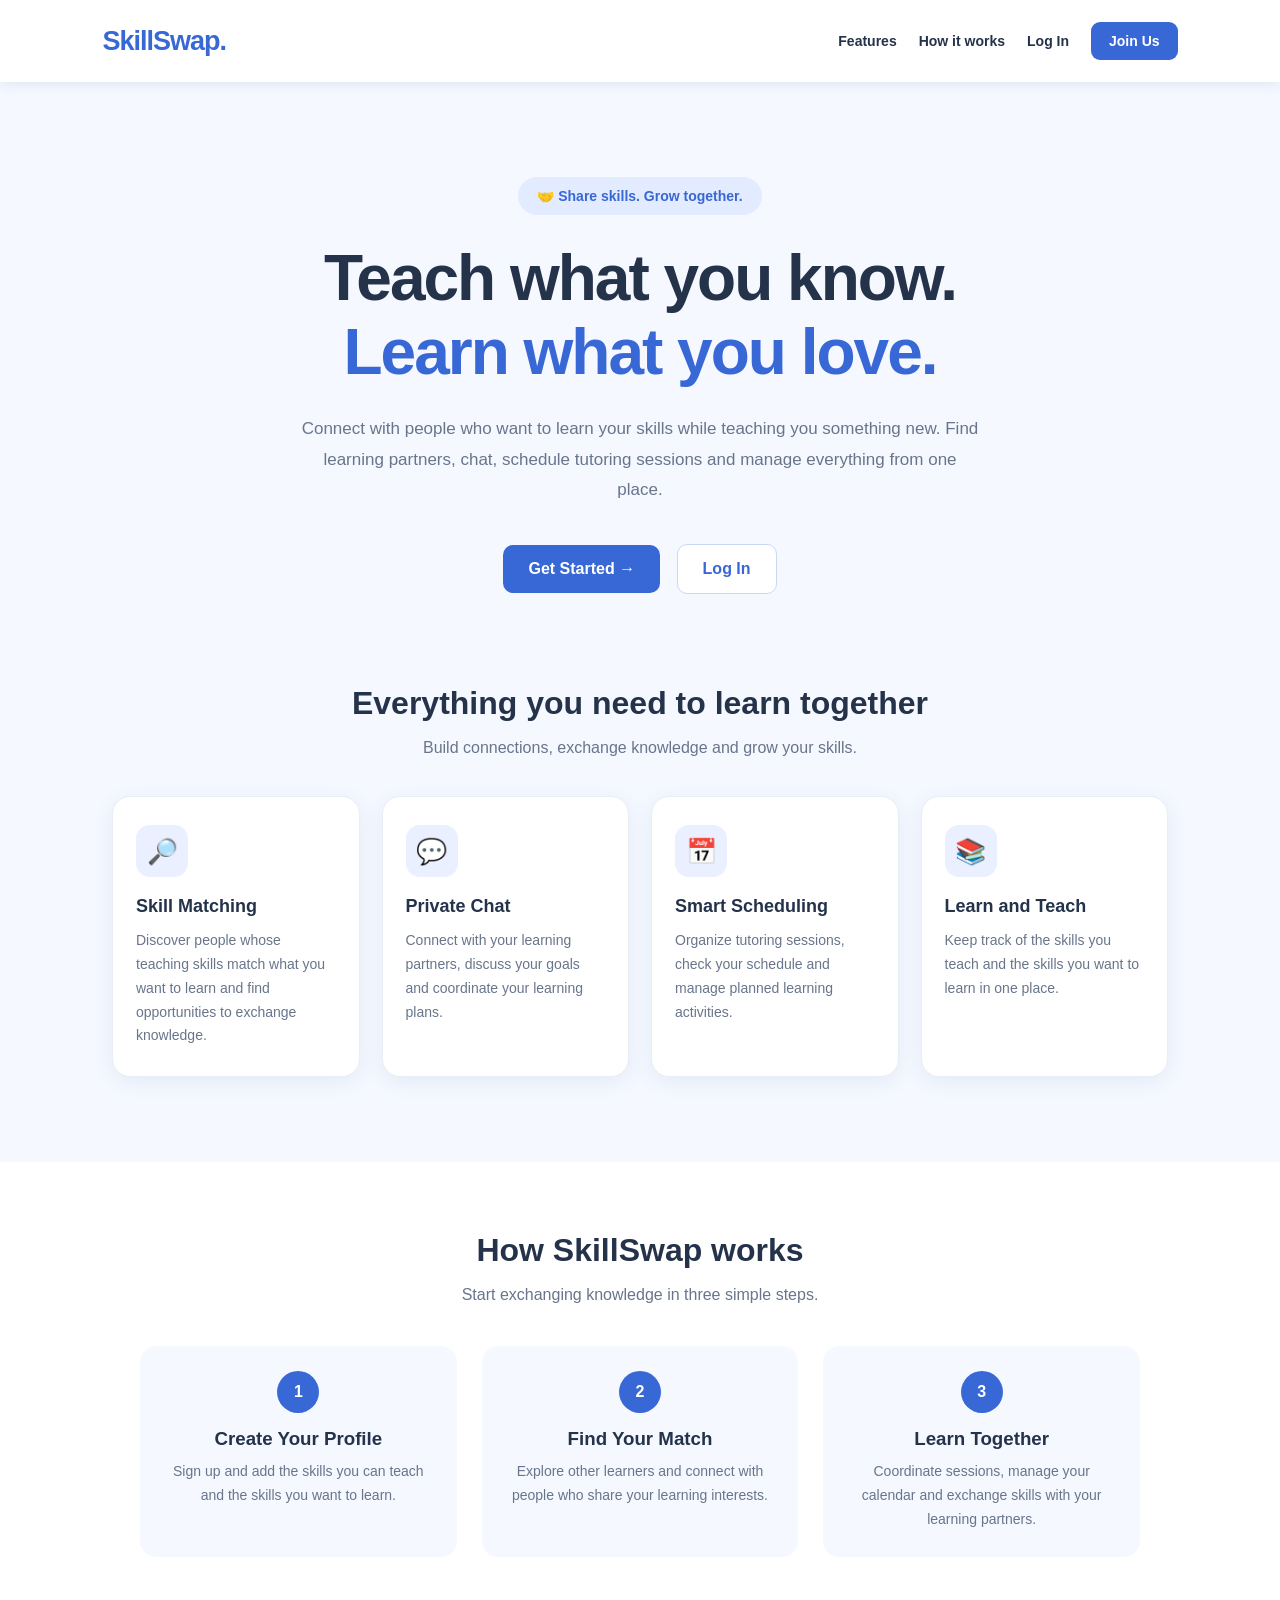
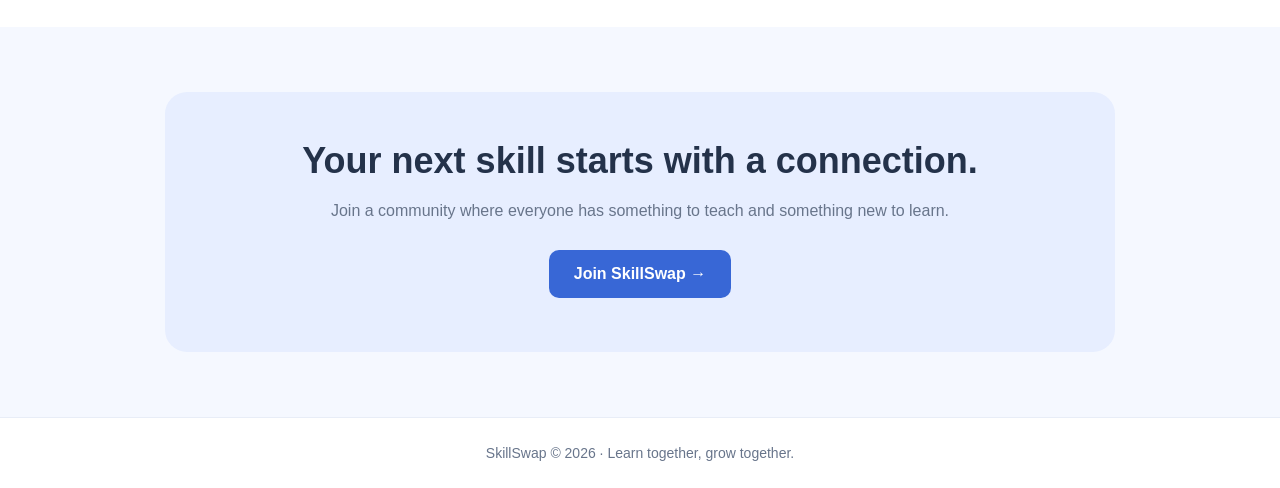
<file: src/main/resources/templates/index.html>
<!DOCTYPE html>
<html lang="en" xmlns:th="http://www.thymeleaf.org">
<head>
    <meta charset="UTF-8">
    <meta name="viewport" content="width=device-width, initial-scale=1.0">

    <title>SkillSwap | Teach, Learn, Connect</title>

    <style>
        * {
            margin: 0;
            padding: 0;
            box-sizing: border-box;
        }

        html {
            scroll-behavior: smooth;
        }

        body {
            font-family: Arial, Helvetica, sans-serif;
            background: #f5f8ff;
            color: #24324a;
        }

        nav {
            display: flex;
            justify-content: space-between;
            align-items: center;
            padding: 22px 8%;
            background: #ffffff;
            box-shadow: 0 2px 12px #dce5f1;
            flex-wrap: wrap;
            gap: 15px;
        }

        .logo {
            font-size: 27px;
            font-weight: bold;
            color: #3867d6;
            letter-spacing: -1px;
        }

        .nav-links {
            display: flex;
            align-items: center;
            flex-wrap: wrap;
            gap: 22px;
        }

        nav a {
            text-decoration: none;
            color: #24324a;
            font-size: 14px;
            font-weight: 600;
        }

        nav a:hover {
            color: #3867d6;
        }

        nav .nav-join {
            background: #3867d6;
            color: white;
            padding: 11px 18px;
            border-radius: 9px;
        }

        nav .nav-join:hover {
            background: #2853b5;
            color: white;
        }

        .hero {
            max-width: 1100px;
            margin: 0 auto;
            padding: 95px 25px 85px;
            text-align: center;
        }

        .tag {
            display: inline-block;
            padding: 11px 19px;
            border-radius: 30px;
            background: #e2ebff;
            color: #3867d6;
            font-size: 14px;
            font-weight: 600;
            margin-bottom: 27px;
        }

        h1 {
            font-size: clamp(36px, 6vw, 64px);
            line-height: 1.15;
            letter-spacing: -2px;
            margin-bottom: 25px;
        }

        h1 span {
            color: #3867d6;
        }

        .intro {
            max-width: 680px;
            margin: 0 auto 32px;
            line-height: 1.8;
            color: #68758b;
            font-size: 17px;
        }

        .button {
            display: inline-block;
            background: #3867d6;
            color: white;
            text-decoration: none;
            padding: 15px 25px;
            border-radius: 10px;
            font-weight: bold;
            margin: 6px;
            transition: 0.2s ease;
        }

        .button:hover {
            background: #2853b5;
            transform: translateY(-2px);
        }

        .secondary {
            background: white;
            color: #3867d6;
            border: 1px solid #cbd8f4;
        }

        .secondary:hover {
            background: #eaf0ff;
            color: #2853b5;
        }

        .section-heading {
            text-align: center;
            padding: 0 20px;
            margin: 0 auto 35px;
        }

        .section-heading h2 {
            font-size: 32px;
            margin-bottom: 12px;
        }

        .section-heading p {
            color: #68758b;
            line-height: 1.7;
        }

        .features {
            max-width: 1100px;
            margin: 0 auto;
            padding: 0 22px 85px;
            display: grid;
            grid-template-columns: repeat(4, minmax(0, 1fr));
            gap: 22px;
        }

        .card {
            background: white;
            border: 1px solid #e8edf7;
            border-radius: 18px;
            padding: 28px 23px;
            box-shadow: 0 5px 20px #e3eaf5;
            transition: 0.2s ease;
        }

        .card:hover {
            transform: translateY(-5px);
            box-shadow: 0 10px 25px #d9e3f4;
        }

        .icon {
            display: flex;
            align-items: center;
            justify-content: center;
            width: 52px;
            height: 52px;
            border-radius: 14px;
            background: #eaf0ff;
            font-size: 25px;
        }

        .card h3 {
            margin: 19px 0 12px;
            font-size: 18px;
        }

        .card p {
            color: #68758b;
            line-height: 1.7;
            font-size: 14px;
        }

        .how-section {
            background: #ffffff;
            padding: 70px 22px;
            text-align: center;
        }

        .steps {
            max-width: 1000px;
            margin: 38px auto 0;
            display: grid;
            grid-template-columns: repeat(3, minmax(0, 1fr));
            gap: 25px;
        }

        .step {
            padding: 25px;
            background: #f5f8ff;
            border-radius: 16px;
        }

        .step-number {
            width: 42px;
            height: 42px;
            margin: 0 auto 15px;
            display: flex;
            justify-content: center;
            align-items: center;
            background: #3867d6;
            color: white;
            border-radius: 50%;
            font-weight: bold;
        }

        .step h3 {
            margin-bottom: 10px;
        }

        .step p {
            color: #68758b;
            font-size: 14px;
            line-height: 1.7;
        }

        .cta {
            max-width: 950px;
            margin: 65px auto;
            padding: 48px 25px;
            text-align: center;
            background: #e7eeff;
            border-radius: 22px;
        }

        .cta h2 {
            font-size: clamp(26px, 4vw, 36px);
            margin-bottom: 15px;
        }

        .cta p {
            color: #68758b;
            line-height: 1.7;
            margin-bottom: 20px;
        }

        footer {
            text-align: center;
            padding: 27px 20px;
            background: white;
            border-top: 1px solid #e8edf7;
            color: #68758b;
            font-size: 14px;
        }

        @media (max-width: 850px) {
            .features {
                grid-template-columns: repeat(2, minmax(0, 1fr));
            }

            .steps {
                grid-template-columns: 1fr;
            }

            .hero {
                padding-top: 70px;
            }
        }

        @media (max-width: 520px) {
            nav {
                padding: 18px 5%;
            }

            .nav-links {
                gap: 14px;
            }

            .nav-links a {
                font-size: 12px;
            }

            .features {
                grid-template-columns: 1fr;
            }

            .hero {
                padding: 60px 18px;
            }

            h1 {
                letter-spacing: -1px;
            }

            .intro {
                font-size: 15px;
            }

            .section-heading h2 {
                font-size: 27px;
            }
        }
    </style>
        <link rel="stylesheet" th:href="@{/css/style.css}">
</head>

<body>

    <nav>
        <div class="logo">SkillSwap.</div>

        <div class="nav-links">
            <a href="#features">Features</a>
            <a href="#how">How it works</a>
            <a th:href="@{/login}" href="/login">Log In</a>
            <a class="nav-join"
               th:href="@{/register}"
               href="/register">Join Us</a>
        </div>
    </nav>

    <main>
        <section class="hero">
            <div class="tag">🤝 Share skills. Grow together.</div>

            <h1>
                Teach what you know.<br>
                <span>Learn what you love.</span>
            </h1>

            <p class="intro">
                Connect with people who want to learn your skills
                while teaching you something new. Find learning
                partners, chat, schedule tutoring sessions and
                manage everything from one place.
            </p>

            <a th:href="@{/register}" href="/register"
               class="button">Get Started &rarr;</a>

            <a th:href="@{/login}" href="/login"
               class="button secondary">Log In</a>
        </section>

        <section id="features">
            <div class="section-heading">
                <h2>Everything you need to learn together</h2>
                <p>Build connections, exchange knowledge and grow your skills.</p>
            </div>

            <div class="features">
                <div class="card">
                    <div class="icon">🔎</div>
                    <h3>Skill Matching</h3>
                    <p>
                        Discover people whose teaching skills match
                        what you want to learn and find opportunities
                        to exchange knowledge.
                    </p>
                </div>

                <div class="card">
                    <div class="icon">💬</div>
                    <h3>Private Chat</h3>
                    <p>
                        Connect with your learning partners, discuss
                        your goals and coordinate your learning plans.
                    </p>
                </div>

                <div class="card">
                    <div class="icon">📅</div>
                    <h3>Smart Scheduling</h3>
                    <p>
                        Organize tutoring sessions, check your schedule
                        and manage planned learning activities.
                    </p>
                </div>

                <div class="card">
                    <div class="icon">📚</div>
                    <h3>Learn and Teach</h3>
                    <p>
                        Keep track of the skills you teach and the
                        skills you want to learn in one place.
                    </p>
                </div>
            </div>
        </section>

        <section class="how-section" id="how">
            <div class="section-heading">
                <h2>How SkillSwap works</h2>
                <p>Start exchanging knowledge in three simple steps.</p>
            </div>

            <div class="steps">
                <div class="step">
                    <div class="step-number">1</div>
                    <h3>Create Your Profile</h3>
                    <p>
                        Sign up and add the skills you can teach
                        and the skills you want to learn.
                    </p>
                </div>

                <div class="step">
                    <div class="step-number">2</div>
                    <h3>Find Your Match</h3>
                    <p>
                        Explore other learners and connect with
                        people who share your learning interests.
                    </p>
                </div>

                <div class="step">
                    <div class="step-number">3</div>
                    <h3>Learn Together</h3>
                    <p>
                        Coordinate sessions, manage your calendar
                        and exchange skills with your learning partners.
                    </p>
                </div>
            </div>
        </section>

        <section class="cta">
            <h2>Your next skill starts with a connection.</h2>
            <p>
                Join a community where everyone has something to teach
                and something new to learn.
            </p>

            <a th:href="@{/register}" href="/register"
               class="button">Join SkillSwap &rarr;</a>
        </section>
    </main>

    <footer>
        SkillSwap &copy; 2026 · Learn together, grow together.
    </footer>

</body>
</html>
</file>
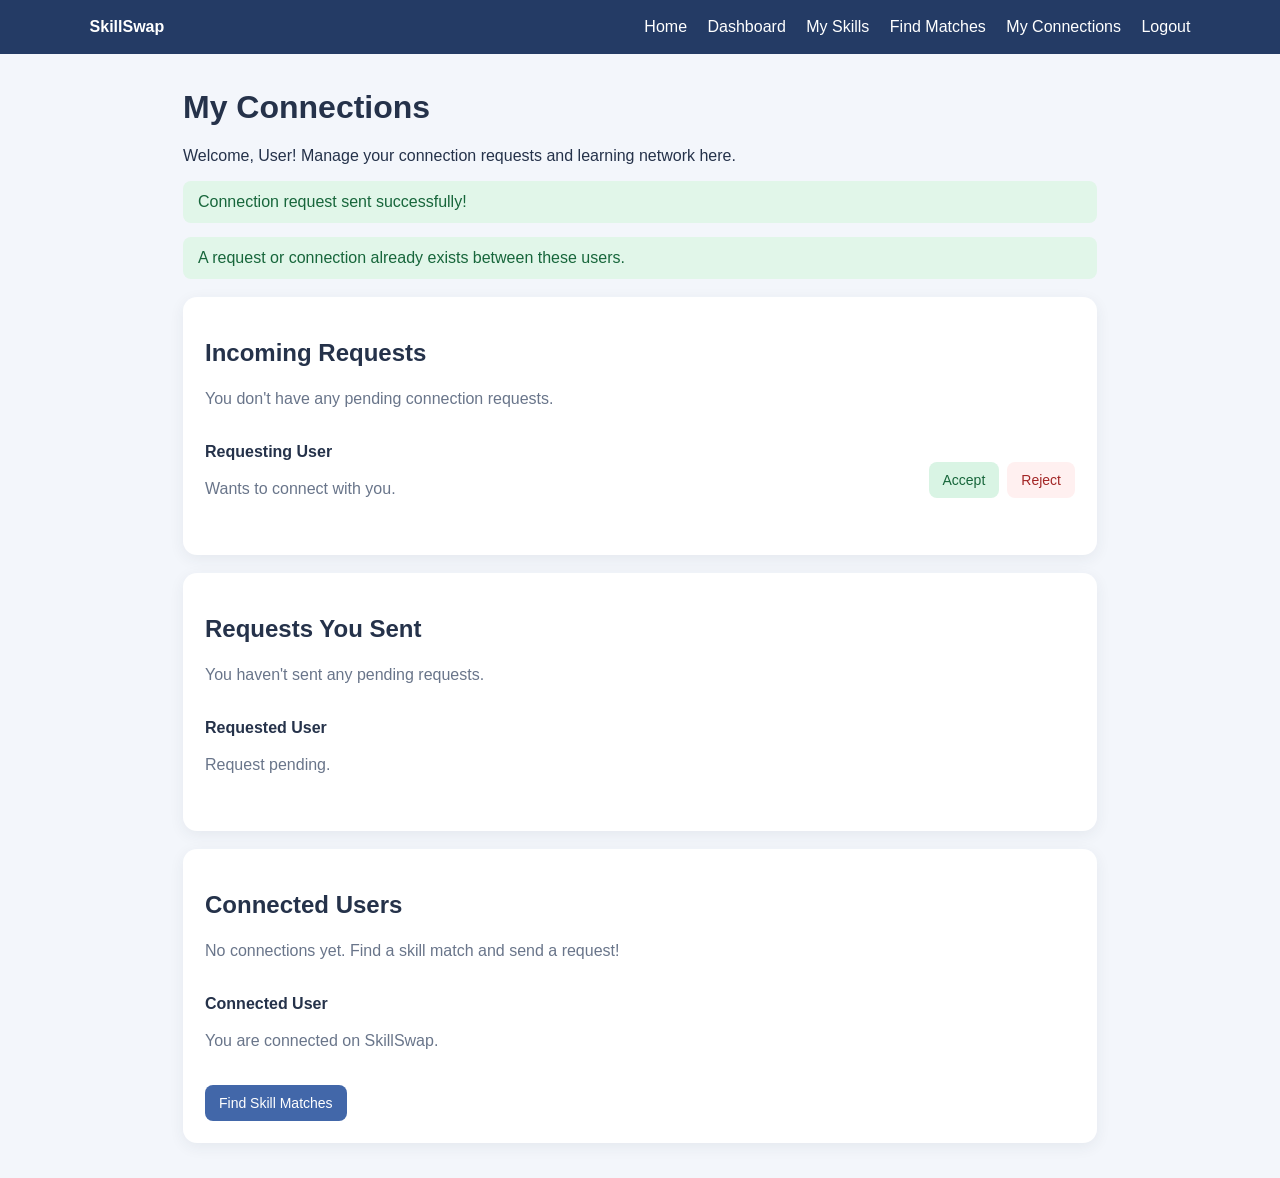
<file: src/main/resources/templates/connections.html>
<!DOCTYPE html>
<html lang="en" xmlns:th="http://www.thymeleaf.org">
<head>
    <meta charset="UTF-8">
    <meta name="viewport" content="width=device-width, initial-scale=1.0">
    <title>My Connections - SkillSwap</title>

    <style>
        * { box-sizing: border-box; }

        body {
            margin: 0;
            font-family: Arial, sans-serif;
            background: #f3f6fb;
            color: #25324a;
        }

        header {
            background: #243b65;
            color: white;
            padding: 18px 7%;
            display: flex;
            justify-content: space-between;
            align-items: center;
            flex-wrap: wrap;
            gap: 12px;
        }

        header a {
            color: white;
            text-decoration: none;
            margin-left: 16px;
        }

        main {
            max-width: 950px;
            margin: 35px auto;
            padding: 0 18px;
        }

        .card {
            background: white;
            padding: 22px;
            border-radius: 14px;
            margin: 18px 0;
            box-shadow: 0 4px 15px #25324a12;
        }

        .person {
            display: flex;
            justify-content: space-between;
            align-items: center;
            gap: 15px;
            flex-wrap: wrap;
            border-top: 1px solid #e4e9f0;
            padding: 16px 0;
        }

        .person:first-of-type {
            border-top: none;
        }

        .muted {
            color: #69758a;
            line-height: 1.5;
        }

        .actions {
            display: flex;
            gap: 8px;
        }

        button, .button {
            padding: 10px 14px;
            border: none;
            border-radius: 8px;
            cursor: pointer;
            font-size: 14px;
            text-decoration: none;
            display: inline-block;
        }

        .accept {
            background: #d9f4e4;
            color: #17663b;
        }

        .reject {
            background: #fff0f0;
            color: #a32626;
        }

        .primary {
            background: #4267a9;
            color: white;
        }

        .message {
            padding: 12px 15px;
            border-radius: 8px;
            margin: 14px 0;
            background: #e1f6e9;
            color: #17663b;
        }

        @media (max-width: 600px) {
            .person {
                align-items: flex-start;
                flex-direction: column;
            }
        }
    </style>
        <link rel="stylesheet" th:href="@{/css/style.css}">
</head>

<body>

<header>
    <strong>SkillSwap</strong>
    <nav>
        <a href="/">Home</a>
        <a href="/dashboard">Dashboard</a>
        <a href="/skills">My Skills</a>
        <a href="/matches">Find Matches</a>
        <a href="/connections">My Connections</a>
        <a href="/logout">Logout</a>
    </nav>
</header>

<main>
    <h1>My Connections</h1>
    <p>
        Welcome, <span th:text="${userName}">User</span>!
        Manage your connection requests and learning network here.
    </p>

    <div th:if="${param.sent}" class="message">
        Connection request sent successfully!
    </div>

    <div th:if="${param.exists}" class="message">
        A request or connection already exists between these users.
    </div>

    <section class="card">
        <h2>Incoming Requests</h2>

        <p class="muted" th:if="${#lists.isEmpty(incoming)}">
            You don't have any pending connection requests.
        </p>

        <div class="person" th:each="connection : ${incoming}">
            <div>
                <strong th:text="${connection.requester.fullName}">
                    Requesting User
                </strong>
                <p class="muted">Wants to connect with you.</p>
            </div>

            <div class="actions">
                <form
                    th:action="@{/connections/{id}/accept(id=${connection.id})}"
                    method="post">
                    <button class="accept" type="submit">Accept</button>
                </form>

                <form
                    th:action="@{/connections/{id}/reject(id=${connection.id})}"
                    method="post">
                    <button class="reject" type="submit">Reject</button>
                </form>
            </div>
        </div>
    </section>

    <section class="card">
        <h2>Requests You Sent</h2>

        <p class="muted" th:if="${#lists.isEmpty(outgoing)}">
            You haven't sent any pending requests.
        </p>

        <div class="person" th:each="connection : ${outgoing}">
            <div>
                <strong th:text="${connection.recipient.fullName}">
                    Requested User
                </strong>
                <p class="muted">Request pending.</p>
            </div>
        </div>
    </section>

    <section class="card">
        <h2>Connected Users</h2>

        <p class="muted" th:if="${#lists.isEmpty(accepted)}">
            No connections yet. Find a skill match and send a request!
        </p>

        <div class="person" th:each="connection : ${accepted}">
            <div>
                <strong
                    th:text="${connection.requester.id == currentUserId
                        ? connection.recipient.fullName
                        : connection.requester.fullName}">
                    Connected User
                </strong>
                <p class="muted">You are connected on SkillSwap.</p>
            </div>
        </div>

        <a class="button primary" href="/matches">Find Skill Matches</a>
    </section>
</main>

</body>
</html>
</file>
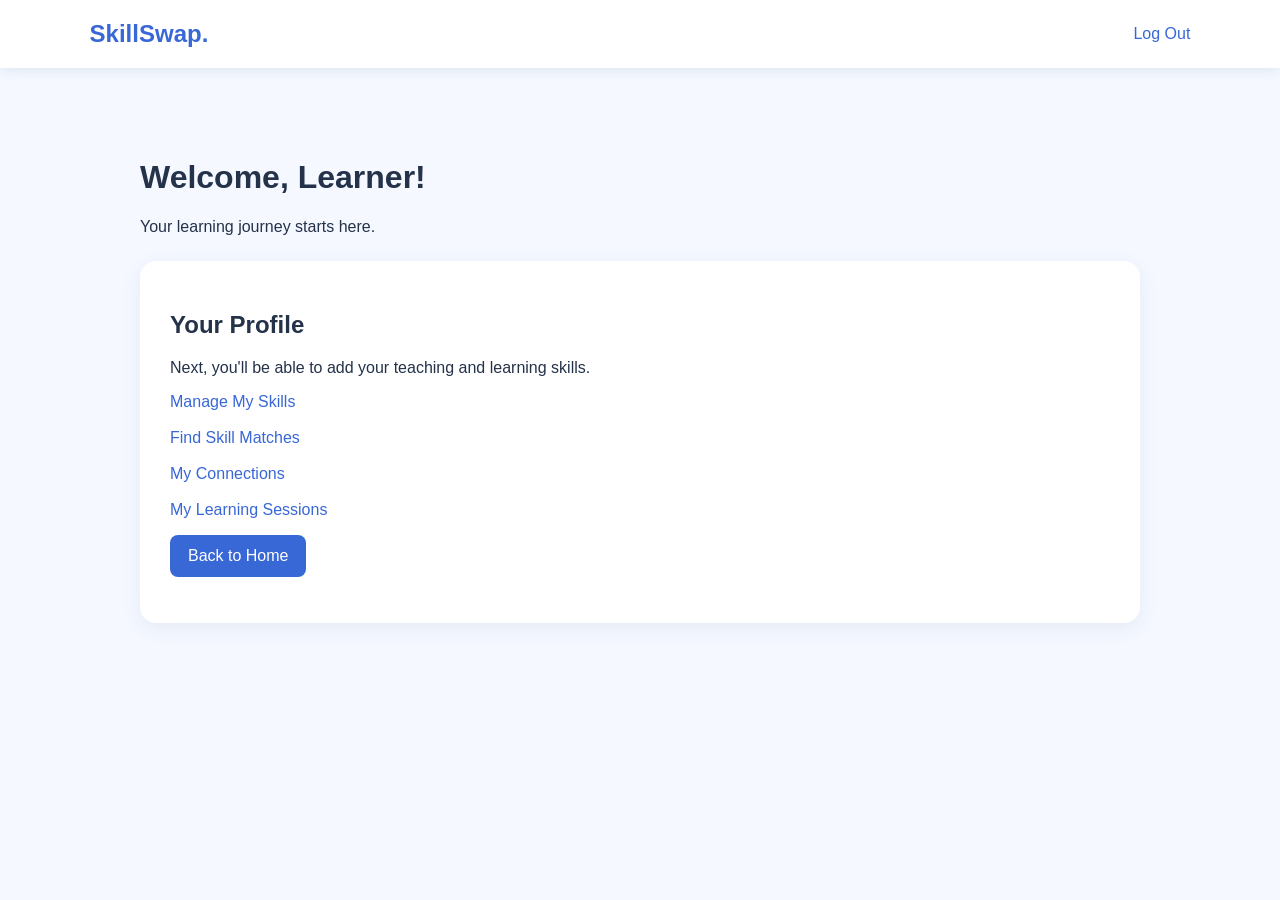
<file: src/main/resources/templates/dashboard.html>
<!DOCTYPE html>
<html lang="en" xmlns:th="http://www.thymeleaf.org">
<head>
    <meta charset="UTF-8">
    <meta name="viewport" content="width=device-width, initial-scale=1">
    <title>Dashboard | SkillSwap</title>
    <style>
        body {
            font-family: Arial, sans-serif;
            background: #f5f8ff;
            color: #24324a;
            margin: 0;
        }
        header {
            background: white;
            padding: 20px 7%;
            box-shadow: 0 2px 12px #dce5f1;
            display: flex;
            justify-content: space-between;
            align-items: center;
            gap: 15px;
        }
        header strong { color: #3867d6; font-size: 24px; }
        a { color: #3867d6; text-decoration: none; }
        main { max-width: 1000px; margin: 50px auto; padding: 20px; }
        .card {
            background: white;
            border-radius: 16px;
            padding: 30px;
            margin-top: 25px;
            box-shadow: 0 5px 20px #e3eaf5;
        }
        .button {
            display: inline-block;
            background: #3867d6;
            color: white;
            padding: 12px 18px;
            border-radius: 8px;
        }
    </style>
    <link rel="stylesheet" th:href="@{/css/style.css}">
</head>
<body>
<header>
    <strong>SkillSwap.</strong>
    <a th:href="@{/logout}" href="/logout">Log Out</a>
</header>

<main>
    <h1>
        Welcome, <span th:text="${userName}">Learner</span>!
    </h1>
    <p>Your learning journey starts here.</p>

    <div class="card">
        <h2>Your Profile</h2>
        <p>Next, you'll be able to add your teaching and learning skills.</p>
        
        <a href="/skills">Manage My Skills</a>
        <br>
        <br>
        <a href="/matches">Find Skill Matches</a>
        <br>
        <br>
        <a href="/connections">My Connections</a>
        <br>
        <br>
        <a href="/sessions">My Learning Sessions</a>

        <p><a class="button" th:href="@{/}" href="/">Back to Home</a></p>
    </div>
</main>
</body>
</html>
</file>
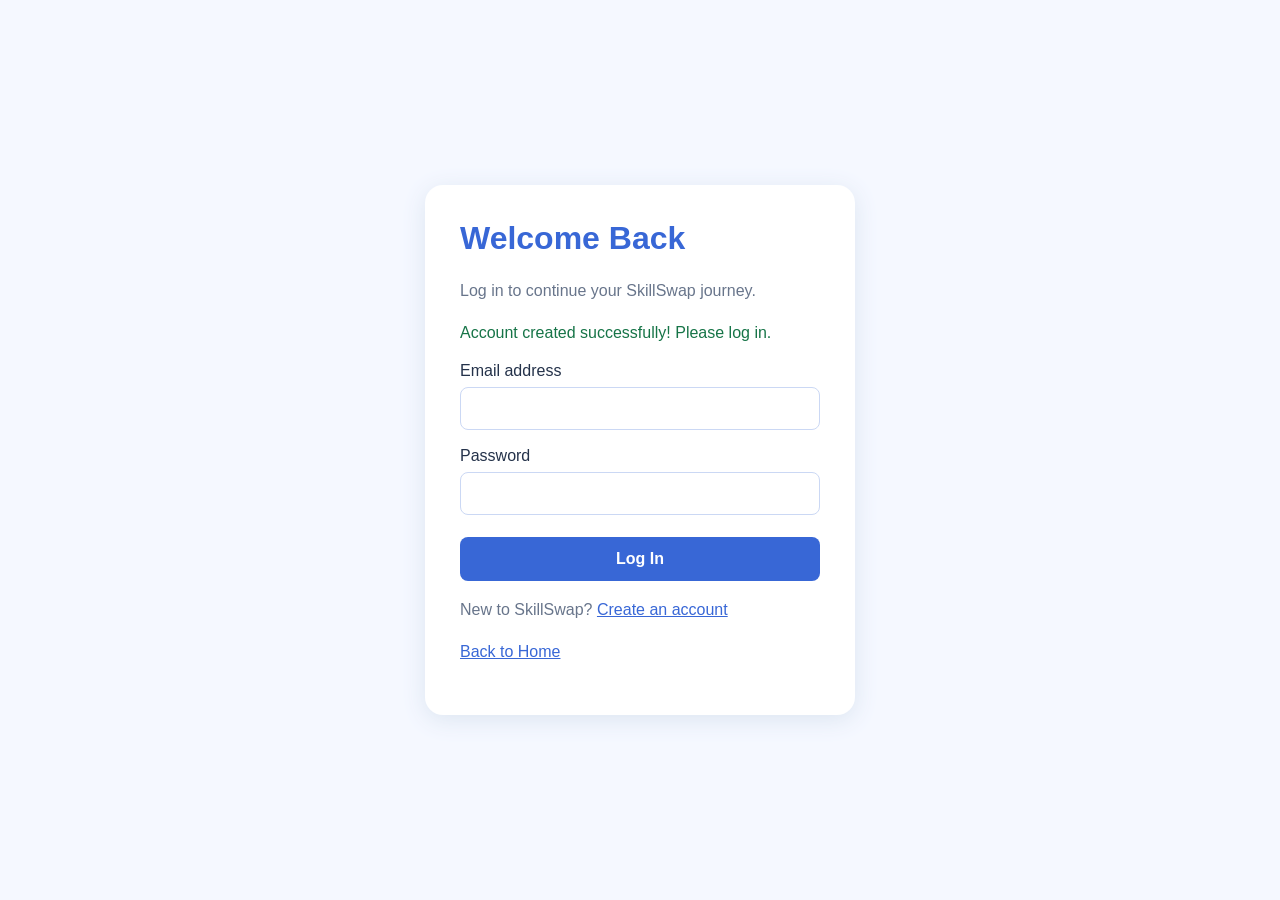
<file: src/main/resources/templates/login.html>
<!DOCTYPE html>
<html lang="en" xmlns:th="http://www.thymeleaf.org">
<head>
    <meta charset="UTF-8">
    <meta name="viewport" content="width=device-width, initial-scale=1">
    <title>Log In | SkillSwap</title>
    <style>
        * { box-sizing: border-box; }
        body {
            font-family: Arial, sans-serif;
            background: #f5f8ff;
            color: #24324a;
            min-height: 100vh;
            display: grid;
            place-items: center;
            margin: 0;
            padding: 20px;
        }
        .box {
            background: white;
            width: 100%;
            max-width: 430px;
            padding: 35px;
            border-radius: 18px;
            box-shadow: 0 5px 25px #dce5f1;
        }
        h1 { color: #3867d6; margin-top: 0; }
        p { color: #68758b; line-height: 1.6; }
        label { display: block; margin: 17px 0 7px; }
        input {
            width: 100%;
            padding: 12px;
            border: 1px solid #cbd8f4;
            border-radius: 8px;
            font-size: 15px;
        }
        button {
            width: 100%;
            padding: 13px;
            margin-top: 22px;
            border: 0;
            border-radius: 8px;
            background: #3867d6;
            color: white;
            font-size: 16px;
            font-weight: bold;
            cursor: pointer;
        }
        .error { color: #b42318; }
        .success { color: #167447; }
        a { color: #3867d6; }
    </style>
        <link rel="stylesheet" th:href="@{/css/style.css}">
</head>
<body>
<div class="box">
    <h1>Welcome Back</h1>
    <p>Log in to continue your SkillSwap journey.</p>

    <p class="success"
       th:if="${param.registered}">
       Account created successfully! Please log in.
    </p>

    <p class="error" th:if="${error}" th:text="${error}"></p>

    <form th:action="@{/login}" method="post">
        <label for="email">Email address</label>
        <input id="email" name="email"
               type="email" required autocomplete="email">

        <label for="password">Password</label>
        <input id="password" name="password"
               type="password" required
               autocomplete="current-password">

        <button type="submit">Log In</button>
    </form>

    <p>New to SkillSwap?
        <a th:href="@{/register}" href="/register">Create an account</a>
    </p>
    <p><a th:href="@{/}" href="/">Back to Home</a></p>
</div>
</body>
</html>
</file>
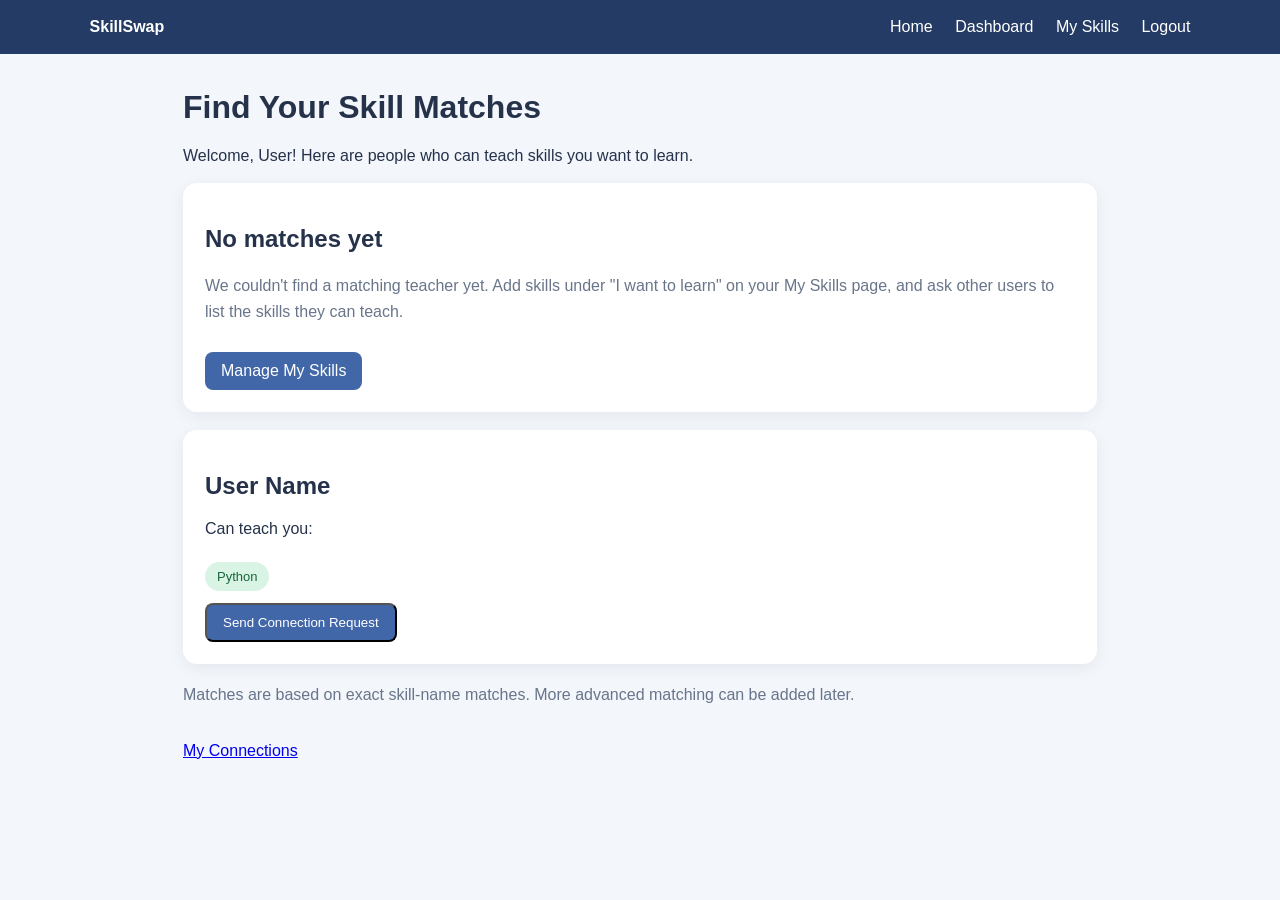
<file: src/main/resources/templates/matches.html>
<!DOCTYPE html>
<html lang="en" xmlns:th="http://www.thymeleaf.org">
<head>
    <meta charset="UTF-8">
    <meta name="viewport" content="width=device-width, initial-scale=1.0">
    <title>Skill Matches - SkillSwap</title>

    <style>
        * { box-sizing: border-box; }

        body {
            margin: 0;
            font-family: Arial, sans-serif;
            background: #f3f6fb;
            color: #25324a;
        }

        header {
            background: #243b65;
            color: white;
            padding: 18px 7%;
            display: flex;
            justify-content: space-between;
            align-items: center;
            flex-wrap: wrap;
            gap: 12px;
        }

        header a {
            color: white;
            text-decoration: none;
            margin-left: 18px;
        }

        main {
            max-width: 950px;
            margin: 35px auto;
            padding: 0 18px;
        }

        .card {
            background: white;
            padding: 22px;
            border-radius: 14px;
            margin: 18px 0;
            box-shadow: 0 4px 15px #25324a12;
        }

        .skill {
            display: inline-block;
            background: #d9f4e4;
            color: #17663b;
            padding: 7px 12px;
            border-radius: 20px;
            font-size: 13px;
            margin-top: 8px;
        }

        .button {
            display: inline-block;
            margin-top: 12px;
            background: #4267a9;
            color: white;
            text-decoration: none;
            padding: 10px 16px;
            border-radius: 8px;
        }

        .empty {
            color: #69758a;
            line-height: 1.6;
        }
    </style>
        <link rel="stylesheet" th:href="@{/css/style.css}">
</head>

<body>
<header>
    <strong>SkillSwap</strong>
    <nav>
        <a href="/">Home</a>
        <a href="/dashboard">Dashboard</a>
        <a href="/skills">My Skills</a>
        <a href="/logout">Logout</a>
    </nav>
</header>

<main>
    <h1>Find Your Skill Matches</h1>
    <p>
        Welcome, <span th:text="${userName}">User</span>!
        Here are people who can teach skills you want to learn.
    </p>

    <div th:if="${#lists.isEmpty(matches)}" class="card">
        <h2>No matches yet</h2>
        <p class="empty">
            We couldn't find a matching teacher yet. Add skills under
            "I want to learn" on your My Skills page, and ask other users
            to list the skills they can teach.
        </p>
        <a class="button" href="/skills">Manage My Skills</a>
    </div>

   
<div th:each="match : ${matches}" class="card">
    <h2 th:text="${match.user.fullName}">User Name</h2>
    <p>Can teach you:</p>
    <span class="skill" th:text="${match.skillName}">Python</span>

    <form
        th:action="@{/connections/request/{targetUserId}(targetUserId=${match.user.id})}"
        method="post">
        <button class="button" type="submit">Send Connection Request</button>
    </form>
</div>


    <p class="empty">
        Matches are based on exact skill-name matches. More advanced
        matching can be added later.
    </p>
    <p>
        <br>
        <a href="/connections">My Connections</a>
    </p>
</main>
</body>
</html>
</file>
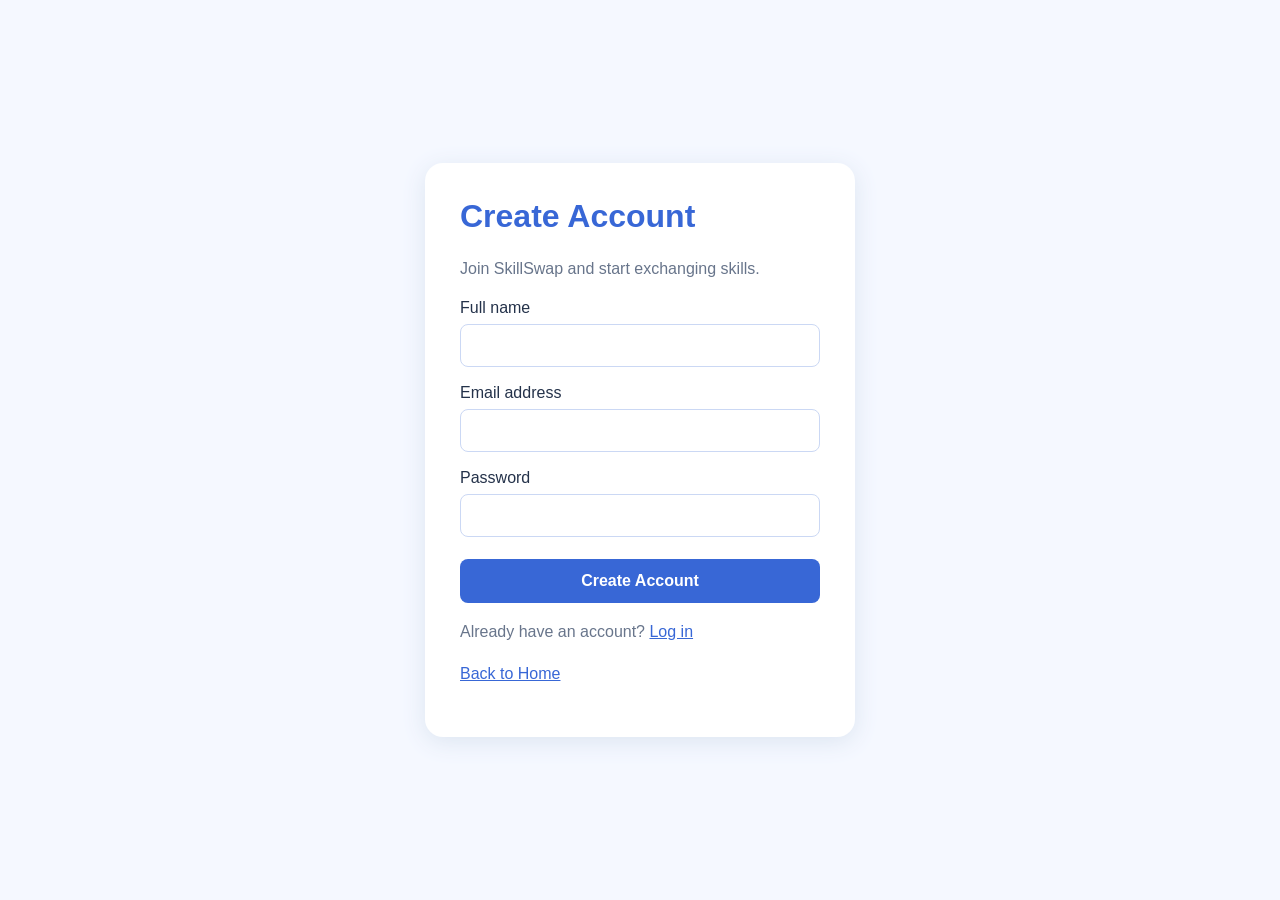
<file: src/main/resources/templates/register.html>
<!DOCTYPE html>
<html lang="en" xmlns:th="http://www.thymeleaf.org">
<head>
    <meta charset="UTF-8">
    <meta name="viewport" content="width=device-width, initial-scale=1">
    <title>Join SkillSwap</title>
    <style>
        * { box-sizing: border-box; }
        body {
            font-family: Arial, sans-serif;
            background: #f5f8ff;
            color: #24324a;
            min-height: 100vh;
            display: grid;
            place-items: center;
            margin: 0;
            padding: 20px;
        }
        .box {
            background: white;
            width: 100%;
            max-width: 430px;
            padding: 35px;
            border-radius: 18px;
            box-shadow: 0 5px 25px #dce5f1;
        }
        h1 { color: #3867d6; margin-top: 0; }
        p { color: #68758b; line-height: 1.6; }
        label { display: block; margin: 17px 0 7px; }
        input {
            width: 100%;
            padding: 12px;
            border: 1px solid #cbd8f4;
            border-radius: 8px;
            font-size: 15px;
        }
        button {
            width: 100%;
            padding: 13px;
            margin-top: 22px;
            border: 0;
            border-radius: 8px;
            background: #3867d6;
            color: white;
            font-size: 16px;
            font-weight: bold;
            cursor: pointer;
        }
        .error { color: #b42318; }
        a { color: #3867d6; }
    </style>
        <link rel="stylesheet" th:href="@{/css/style.css}">
</head>
<body>
<div class="box">
    <h1>Create Account</h1>
    <p>Join SkillSwap and start exchanging skills.</p>

    <p class="error" th:if="${error}" th:text="${error}"></p>

    <form th:action="@{/register}" method="post">
        <label for="fullName">Full name</label>
        <input id="fullName" name="fullName"
               type="text" required maxlength="100">

        <label for="email">Email address</label>
        <input id="email" name="email"
               type="email" required maxlength="254">

        <label for="password">Password</label>
        <input id="password" name="password"
               type="password" minlength="8" required>

        <button type="submit">Create Account</button>
    </form>

    <p>Already have an account?
        <a th:href="@{/login}" href="/login">Log in</a>
    </p>
    <p><a th:href="@{/}" href="/">Back to Home</a></p>
</div>
</body>
</html>
</file>
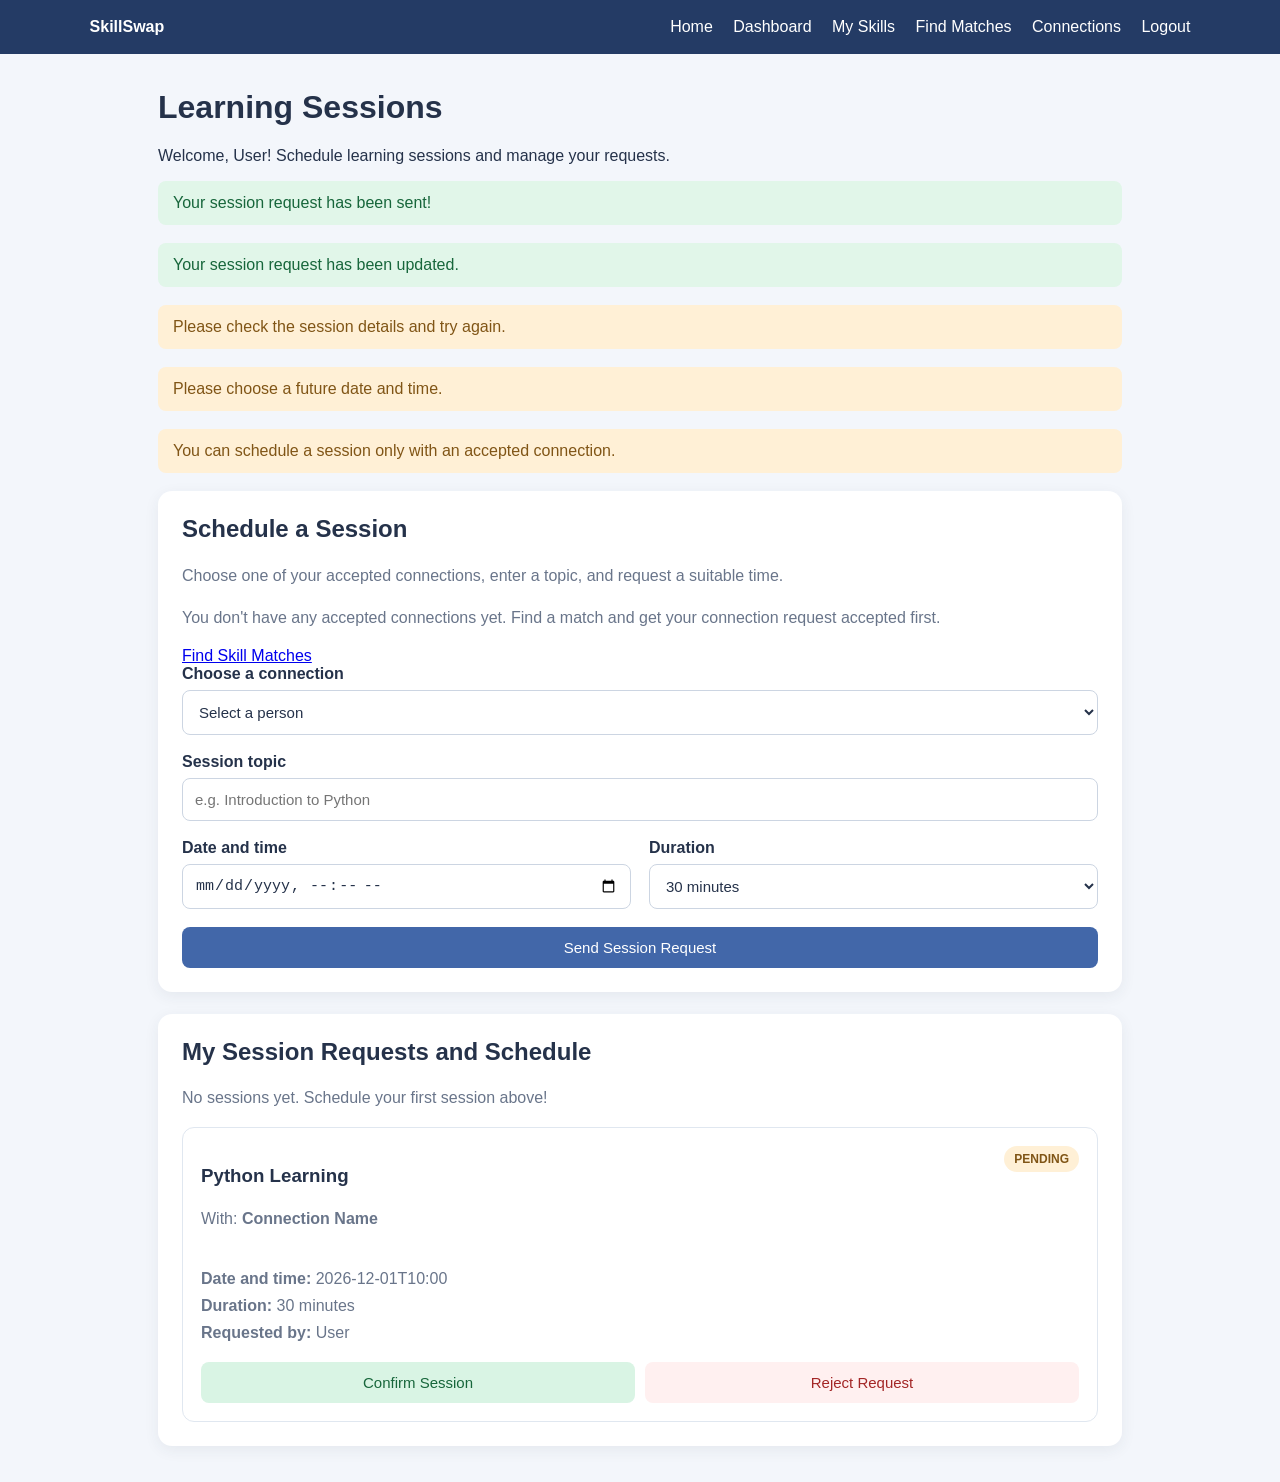
<file: src/main/resources/templates/sessions.html>
<!DOCTYPE html>
<html lang="en" xmlns:th="http://www.thymeleaf.org">
<head>
    <meta charset="UTF-8">
    <meta name="viewport" content="width=device-width, initial-scale=1.0">
    <title>My Sessions - SkillSwap</title>

    <style>
        * {
            box-sizing: border-box;
        }

        body {
            margin: 0;
            font-family: Arial, sans-serif;
            background: #f3f6fb;
            color: #25324a;
        }

        header {
            background: #243b65;
            color: white;
            padding: 18px 7%;
            display: flex;
            justify-content: space-between;
            align-items: center;
            flex-wrap: wrap;
            gap: 12px;
        }

        header a {
            color: white;
            text-decoration: none;
            margin-left: 16px;
        }

        main {
            max-width: 1000px;
            margin: 35px auto;
            padding: 0 18px;
        }

        .card {
            background: white;
            padding: 24px;
            border-radius: 14px;
            margin-bottom: 22px;
            box-shadow: 0 4px 15px #25324a12;
        }

        h1, h2 {
            margin-top: 0;
        }

        label {
            display: block;
            margin-bottom: 7px;
            font-weight: bold;
        }

        input, select, button {
            width: 100%;
            padding: 12px;
            border: 1px solid #ccd5e2;
            border-radius: 8px;
            font-size: 15px;
        }

        input, select {
            background: white;
            color: #25324a;
        }

        .form-grid {
            display: grid;
            grid-template-columns: 1fr 1fr;
            gap: 18px;
        }

        .full-width {
            grid-column: 1 / -1;
        }

        button {
            background: #4267a9;
            color: white;
            border: none;
            cursor: pointer;
        }

        button:hover {
            background: #304e86;
        }

        .session-card {
            border: 1px solid #e0e7f0;
            border-radius: 12px;
            padding: 18px;
            margin-top: 14px;
        }

        .session-top {
            display: flex;
            justify-content: space-between;
            align-items: flex-start;
            flex-wrap: wrap;
            gap: 12px;
        }

        .status {
            display: inline-block;
            border-radius: 20px;
            padding: 6px 10px;
            background: #fff0d6;
            color: #805516;
            font-size: 12px;
            font-weight: bold;
        }

        .details {
            color: #69758a;
            line-height: 1.7;
            overflow-wrap: anywhere;
        }

        .actions {
            display: flex;
            gap: 10px;
            margin-top: 14px;
        }

        .actions form {
            flex: 1;
        }

        .accept {
            background: #d9f4e4;
            color: #17663b;
        }

        .reject {
            background: #fff0f0;
            color: #a32626;
        }

        .message {
            padding: 13px 15px;
            margin-bottom: 18px;
            border-radius: 8px;
            background: #e1f6e9;
            color: #17663b;
        }

        .warning {
            background: #fff0d6;
            color: #805516;
        }

        .empty {
            color: #69758a;
            line-height: 1.6;
        }

        @media (max-width: 650px) {
            .form-grid {
                grid-template-columns: 1fr;
            }

            .full-width {
                grid-column: auto;
            }

            .actions {
                flex-direction: column;
            }
        }
    </style>
        <link rel="stylesheet" th:href="@{/css/style.css}">
</head>

<body>

<header>
    <strong>SkillSwap</strong>
    <nav>
        <a href="/">Home</a>
        <a href="/dashboard">Dashboard</a>
        <a href="/skills">My Skills</a>
        <a href="/matches">Find Matches</a>
        <a href="/connections">Connections</a>
        <a href="/logout">Logout</a>
    </nav>
</header>

<main>
    <h1>Learning Sessions</h1>
    <p>
        Welcome, <span th:text="${userName}">User</span>!
        Schedule learning sessions and manage your requests.
    </p>

    <div th:if="${param.sent}" class="message">
        Your session request has been sent!
    </div>

    <div th:if="${param.updated}" class="message">
        Your session request has been updated.
    </div>

    <div th:if="${param.error}" class="message warning">
        Please check the session details and try again.
    </div>

    <div th:if="${param.past}" class="message warning">
        Please choose a future date and time.
    </div>

    <div th:if="${param.notconnected}" class="message warning">
        You can schedule a session only with an accepted connection.
    </div>

    <section class="card">
        <h2>Schedule a Session</h2>
        <p class="empty">
            Choose one of your accepted connections, enter a topic,
            and request a suitable time.
        </p>

        <div th:if="${#lists.isEmpty(partners)}">
            <p class="empty">
                You don't have any accepted connections yet.
                Find a match and get your connection request accepted first.
            </p>
            <a href="/matches">Find Skill Matches</a>
        </div>

        <form th:if="${not #lists.isEmpty(partners)}"
              action="/sessions" method="post">

            <div class="form-grid">
                <div class="full-width">
                    <label for="recipientId">Choose a connection</label>
                    <select id="recipientId" name="recipientId" required>
                        <option value="">Select a person</option>
                        <option th:each="partner : ${partners}"
                                th:value="${partner.id}"
                                th:text="${partner.fullName}">
                            Connection
                        </option>
                    </select>
                </div>

                <div class="full-width">
                    <label for="topic">Session topic</label>
                    <input type="text"
                           id="topic"
                           name="topic"
                           maxlength="120"
                           placeholder="e.g. Introduction to Python"
                           required>
                </div>

                <div>
                    <label for="startTime">Date and time</label>
                    <input type="datetime-local"
                           id="startTime"
                           name="startTime"
                           required>
                </div>

                <div>
                    <label for="durationMinutes">Duration</label>
                    <select id="durationMinutes"
                            name="durationMinutes" required>
                        <option value="30">30 minutes</option>
                        <option value="45">45 minutes</option>
                        <option value="60">60 minutes</option>
                    </select>
                </div>

                <div class="full-width">
                    <button type="submit">Send Session Request</button>
                </div>
            </div>
        </form>
    </section>

    <section class="card">
        <h2>My Session Requests and Schedule</h2>

        <p class="empty" th:if="${#lists.isEmpty(sessions)}">
            No sessions yet. Schedule your first session above!
        </p>

        <div class="session-card" th:each="sessionItem : ${sessions}">
            <div class="session-top">
                <div>
                    <h3 th:text="${sessionItem.topic}">Python Learning</h3>

                    <p class="details">
                        With:
                        <strong
                          th:text="${sessionItem.requester.id == currentUserId
                            ? sessionItem.recipient.fullName
                            : sessionItem.requester.fullName}">
                            Connection Name
                        </strong>
                    </p>
                </div>

                <span class="status"
                      th:text="${sessionItem.status}">
                    PENDING
                </span>
            </div>

            <p class="details">
                <strong>Date and time:</strong>
                <span th:text="${sessionItem.startTime}">2026-12-01T10:00</span>
                <br>

                <strong>Duration:</strong>
                <span th:text="${sessionItem.durationMinutes}">30</span>
                minutes
                <br>

                <strong>Requested by:</strong>
                <span th:text="${sessionItem.requester.fullName}">User</span>
            </p>

            <div class="actions"
                 th:if="${sessionItem.status.name() == 'PENDING'
                    and sessionItem.recipient.id == currentUserId}">

                <form th:action="@{/sessions/{id}/confirm(id=${sessionItem.id})}"
                      method="post">
                    <button type="submit" class="accept">
                        Confirm Session
                    </button>
                </form>

                <form th:action="@{/sessions/{id}/reject(id=${sessionItem.id})}"
                      method="post">
                    <button type="submit" class="reject">
                        Reject Request
                    </button>
                </form>
            </div>
        </div>
    </section>
</main>

</body>
</html>
</file>
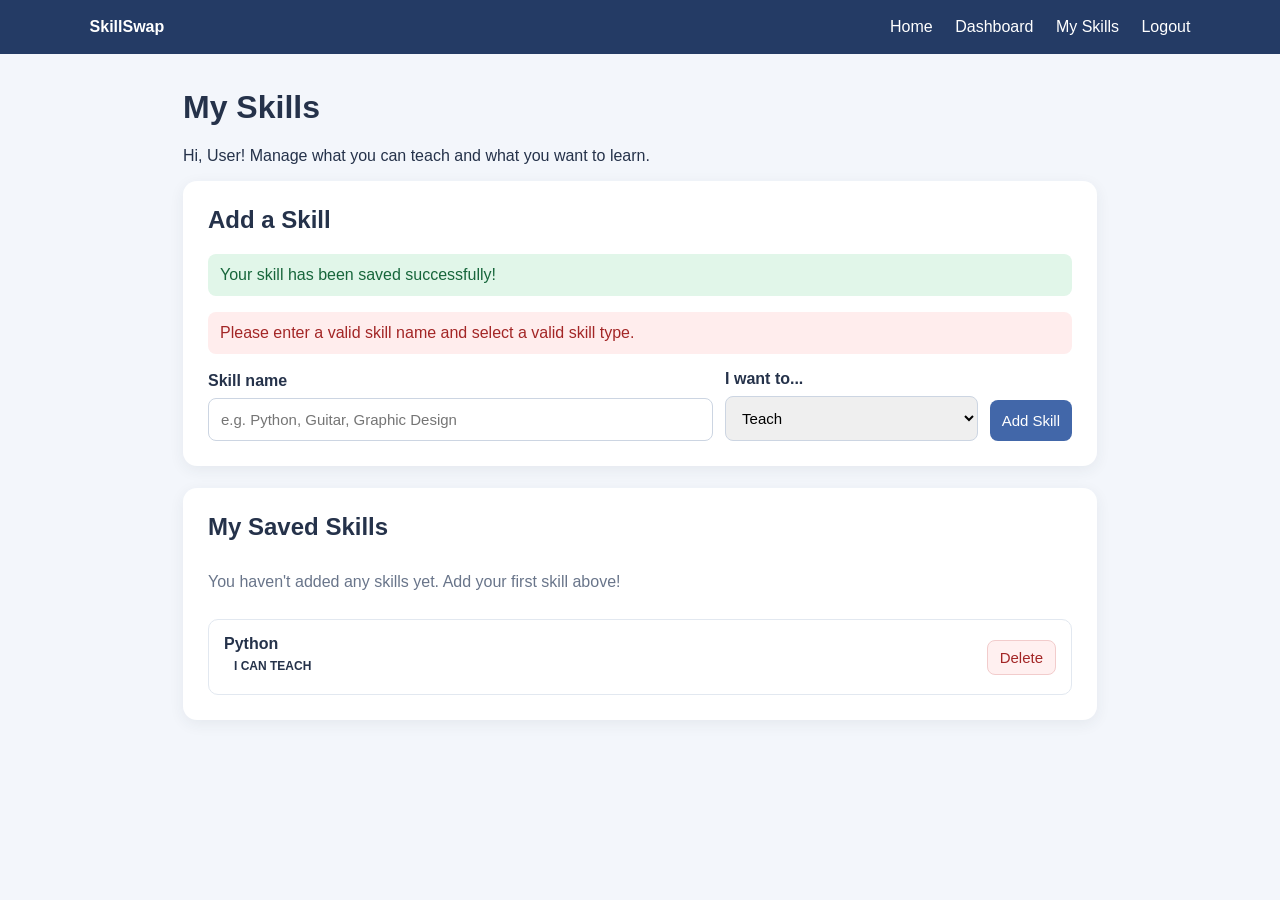
<file: src/main/resources/templates/skills.html>
<!DOCTYPE html>
<html lang="en" xmlns:th="http://www.thymeleaf.org">
<head>
    <meta charset="UTF-8">
    <meta name="viewport" content="width=device-width, initial-scale=1.0">
    <title>My Skills - SkillSwap</title>

    <style>
        * {
            box-sizing: border-box;
        }

        body {
            margin: 0;
            font-family: Arial, sans-serif;
            background: #f3f6fb;
            color: #25324a;
        }

        header {
            background: #243b65;
            color: white;
            padding: 18px 7%;
            display: flex;
            justify-content: space-between;
            align-items: center;
            flex-wrap: wrap;
            gap: 12px;
        }

        header a {
            color: white;
            text-decoration: none;
            margin-left: 18px;
        }

        main {
            max-width: 950px;
            margin: 35px auto;
            padding: 0 18px;
        }

        .card {
            background: white;
            padding: 25px;
            border-radius: 14px;
            margin-bottom: 22px;
            box-shadow: 0 4px 15px #25324a12;
        }

        h1, h2 {
            margin-top: 0;
        }

        .form-grid {
            display: grid;
            grid-template-columns: 2fr 1fr auto;
            gap: 12px;
            align-items: end;
        }

        label {
            display: block;
            margin-bottom: 8px;
            font-weight: bold;
        }

        input, select, button {
            width: 100%;
            padding: 12px;
            border-radius: 8px;
            border: 1px solid #ccd5e2;
            font-size: 15px;
        }

        button {
            background: #4267a9;
            color: white;
            border: none;
            cursor: pointer;
        }

        button:hover {
            background: #304e86;
        }

        .skill-item {
            display: flex;
            justify-content: space-between;
            align-items: center;
            gap: 15px;
            border: 1px solid #e2e8f0;
            padding: 15px;
            border-radius: 10px;
            margin-top: 12px;
        }

        .tag {
            display: inline-block;
            padding: 6px 10px;
            border-radius: 20px;
            font-size: 12px;
            font-weight: bold;
        }

        .teach {
            background: #d9f4e4;
            color: #17663b;
        }

        .learn {
            background: #e4e9ff;
            color: #354b9a;
        }

        .delete-form {
            margin: 0;
            width: auto;
        }

        .delete-button {
            width: auto;
            background: #fff0f0;
            color: #a32626;
            border: 1px solid #f2cccc;
            padding: 8px 12px;
        }

        .message {
            padding: 12px;
            border-radius: 8px;
            margin-bottom: 16px;
        }

        .success {
            background: #e1f6e9;
            color: #17663b;
        }

        .error {
            background: #ffeded;
            color: #a32626;
        }

        .empty {
            color: #69758a;
            padding: 12px 0;
        }

        @media (max-width: 650px) {
            .form-grid {
                grid-template-columns: 1fr;
            }

            .skill-item {
                align-items: flex-start;
            }
        }
    </style>
        <link rel="stylesheet" th:href="@{/css/style.css}">
</head>

<body>

<header>
    <strong>SkillSwap</strong>
    <nav>
        <a href="/">Home</a>
        <a href="/dashboard">Dashboard</a>
        <a href="/skills">My Skills</a>
        <a href="/logout">Logout</a>
    </nav>
</header>

<main>
    <h1>My Skills</h1>
    <p>Hi, <span th:text="${userName}">User</span>! Manage what you can teach and what you want to learn.</p>

    <section class="card">
        <h2>Add a Skill</h2>

        <div th:if="${param.success}" class="message success">
            Your skill has been saved successfully!
        </div>

        <div th:if="${param.error}" class="message error">
            Please enter a valid skill name and select a valid skill type.
        </div>

        <form action="/skills" method="post">
            <div class="form-grid">
                <div>
                    <label for="skillName">Skill name</label>
                    <input
                        type="text"
                        id="skillName"
                        name="skillName"
                        placeholder="e.g. Python, Guitar, Graphic Design"
                        maxlength="100"
                        required>
                </div>

                <div>
                    <label for="skillType">I want to...</label>
                    <select id="skillType" name="skillType" required>
                        <option value="TEACH">Teach</option>
                        <option value="LEARN">Learn</option>
                    </select>
                </div>

                <div>
                    <button type="submit">Add Skill</button>
                </div>
            </div>
        </form>
    </section>

    <section class="card">
        <h2>My Saved Skills</h2>

        <p class="empty" th:if="${#lists.isEmpty(skills)}">
            You haven't added any skills yet. Add your first skill above!
        </p>

        <div th:each="skill : ${skills}" class="skill-item">
            <div>
                <strong th:text="${skill.skillName}">Python</strong>
                <br>
                <span
                    class="tag"
                    th:classappend="${skill.skillType == 'TEACH'} ? ' teach' : ' learn'"
                    th:text="${skill.skillType == 'TEACH'} ? 'I CAN TEACH' : 'I WANT TO LEARN'">
                    I CAN TEACH
                </span>
            </div>

            <form
                class="delete-form"
                th:action="@{/skills/delete/{id}(id=${skill.id})}"
                method="post"
                onsubmit="return confirm('Are you sure you want to delete this skill?');">
                <button type="submit" class="delete-button">Delete</button>
            </form>
        </div>
    </section>
</main>

</body>
</html>
</file>
